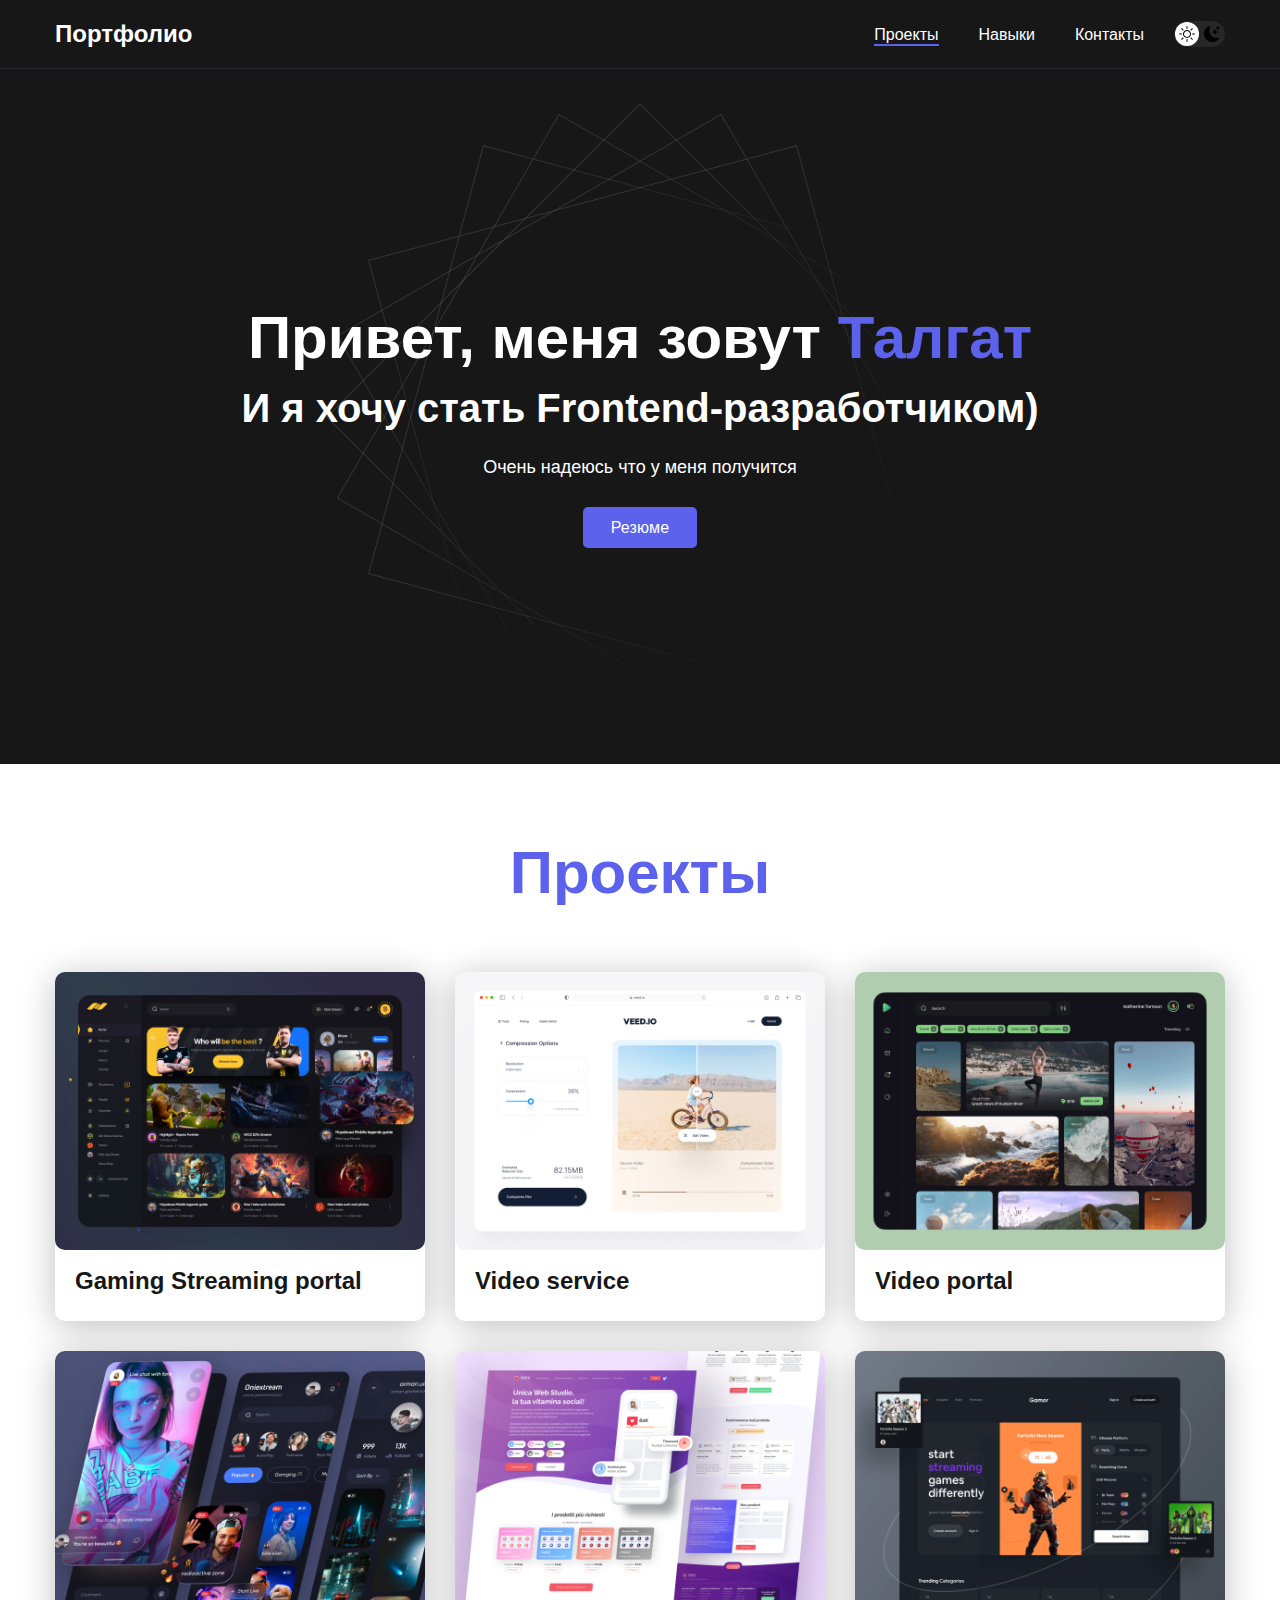
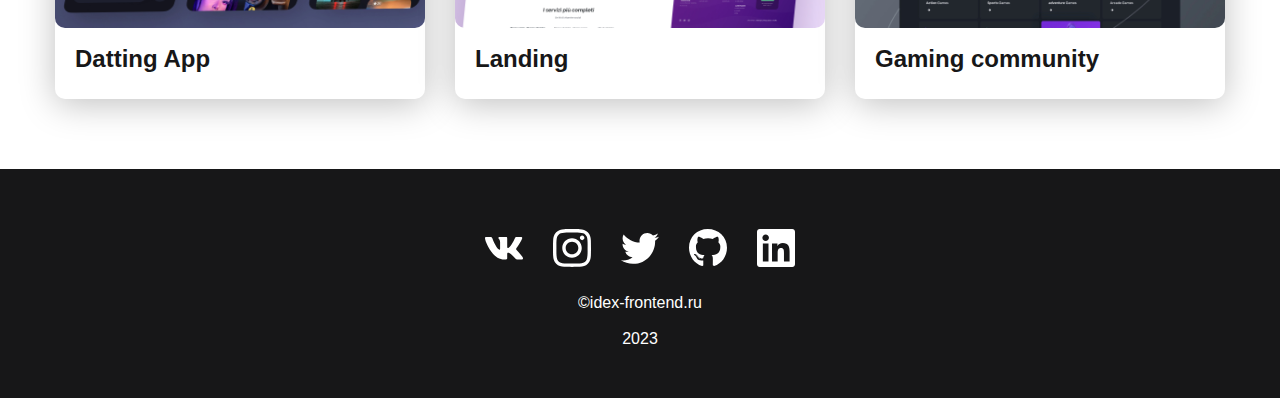
<file: index.html>
<!DOCTYPE html>
<html lang="ru">

<head>
    <meta charset="UTF-8">
    <meta http-equiv="X-UA-Compatible" content="IE=edge">
    <meta name="viewport" content="width=device-width, initial-scale=1.0">
    <title>Portfolio</title>
    <link rel="stylesheet" href="css/main.css">
</head>

<body>

<!-- Навигация -->

    <nav class="nav">
        <div class="container">
            <div class="nav-row">
                <a href="./index.html" class="logo">Портфолио</a>

                <button class="dark-mode-btn">
                    <img src="./img/icons/Sun.svg" alt="Light mode" class="dark-mode-btn_icon">
                    <img src="./img/icons/moon.svg" alt="Dark mode" class="dark-mode-btn_icon">
                </button>

                <ul class="nav-list">
                    <li class="nav-list_item"><a href="./index.html"
                            class="nav-list_link nav-list_link--active">Проекты</a></li>
                    <li class="nav-list_item"><a href="./skills.html" class="nav-list_link">Навыки</a></li>
                    <li class="nav-list_item"><a href="./contacts.html" class="nav-list_link">Контакты</a></li>
                </ul>
            </div>
        </div>
    </nav>

<!-- Шапка -->

    <header class="header">
        <div class="header_wrapper">
            <h1 class="header_title">
                <strong>Привет, меня зовут <em>Талгат</em></strong><br>
                И я хочу стать Frontend-разработчиком)
            </h1>
            <div class="header_text">
                <p>Очень надеюсь что у меня получится</p>
            </div>
            <a href="#!" class="btn">Резюме</a>
        </div>
    </header>

<!-- MAIN -->

    <main class="section">
        <div class="container">
            <h2 class="title-1">Проекты</h2>
            <ul class="projects">
                <li class="project">
                    <a href="./project-page.html">
                        <img src="./img/projects/01.jpg" alt="project img" class="project_img">
                        <h3 class="project_title">Gaming Streaming portal</h3>
                    </a>
                </li>
                <li class="project">
                    <a href="./project-page.html">
                        <img src="./img/projects/02.jpg" alt="project img" class="project_img">
                        <h3 class="project_title">Video service</h3>
                    </a>
                </li>
                <li class="project">
                    <a href="./project-page.html">
                        <img src="./img/projects/03.jpg" alt="project img" class="project_img">
                        <h3 class="project_title">Video portal</h3>
                    </a>
                </li>
                <li class="project">
                    <a href="./project-page.html">
                        <img src="./img/projects/04.jpg" alt="project img" class="project_img">
                        <h3 class="project_title">Datting App</h3>
                    </a>
                </li>
                <li class="project">
                    <a href="./project-page.html">
                        <img src="./img/projects/05.jpg" alt="project img" class="project_img">
                        <h3 class="project_title">Landing</h3>
                    </a>
                </li>
                <li class="project">
                    <a href="./project-page.html">
                        <img src="./img/projects/06.jpg" alt="project img" class="project_img">
                        <h3 class="project_title">Gaming community</h3>
                    </a>
                </li>
            </ul>
        </div>
    </main>

    <!-- ФУТЕР -->

    <footer class="footer">
        <div class="container">
            <div class="footer_wrapper">
                <ul class="social">
                    <li class="social_item">
                        <a href="#!"><img src="./img/icons/vk.svg" alt=""></a>
                    </li>
                    <li class="social_item">
                        <a href="#!"><img src="./img/icons/instagram.svg" alt=""></a>
                    </li>
                    <li class="social_item">
                        <a href="#!"><img src="./img/icons/twitter.svg" alt=""></a>
                    </li>
                    <li class="social_item">
                        <a href="#!"><img src="./img/icons/gitHub.svg" alt=""></a>
                    </li>
                    <li class="social_item">
                        <a href="#!"><img src="./img/icons/linkedIn.svg" alt=""></a>
                    </li>
                </ul>
                <div class="copyright">
                    <p>©idex-frontend.ru</p> <br>
                    <p>2023</p>
                </div>
            </div>
        </div>
    </footer>

    <script src="./js/main.js"></script>
</body>
</html>
</file>
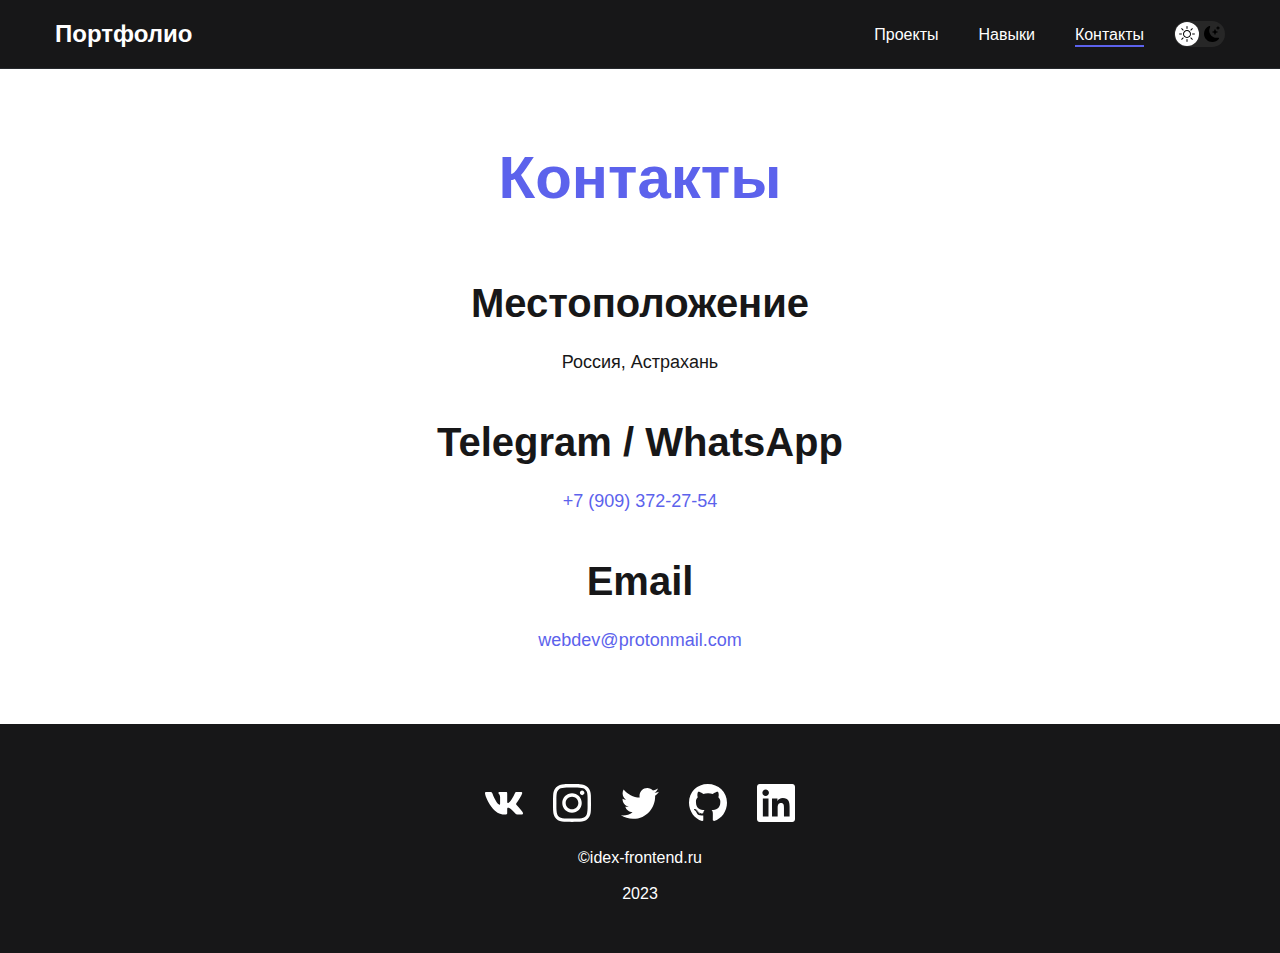
<file: contacts.html>
<!DOCTYPE html>
<html lang="ru">

<head>
    <meta charset="UTF-8">
    <meta http-equiv="X-UA-Compatible" content="IE=edge">
    <meta name="viewport" content="width=device-width, initial-scale=1.0">
    <title>Контакты</title>
    <link rel="stylesheet" href="css/main.css">
</head>

<body class>

<!-- Навигация -->

<nav class="nav">
    <div class="container">
        <div class="nav-row">
            <a href="./index.html" class="logo">Портфолио</a>

            <button class="dark-mode-btn">
                <img src="./img/icons/Sun.svg" alt="Light mode" class="dark-mode-btn_icon">
                <img src="./img/icons/moon.svg" alt="Dark mode" class="dark-mode-btn_icon">
            </button>

            <ul class="nav-list">
                <li class="nav-list_item"><a href="./index.html" class="nav-list_link">Проекты</a></li>
                <li class="nav-list_item"><a href="./skills.html" class="nav-list_link">Навыки</a></li>
                <li class="nav-list_item nav-list_link--active"><a href="./contacts.html" class="nav-list_link">Контакты</a></li>
            </ul>
        </div>
    </div>
</nav>

    <main class="section">
        <div class="container">
            <h1 class="title-1">Контакты</h1>

            <ul class="content-list">
                <li class="content-list_item">
                    <h2 class="title-2">Местоположение</h2>
                    <p>Россия, Астрахань</p>
                </li>
                <li class="content-list_item">
                    <h2 class="title-2">Telegram / WhatsApp </h2>
                    <p><a href="tel:+79093722754">+7 (909) 372-27-54</a></p>
                </li>
                <li class="content-list_item">
                    <h2 class="title-2">Email </h2>
                    <p><a href="mailto:talikkz216@gmail.com"> webdev@protonmail.com</a></p>
                </li>
            </ul>
        </div>
    </main>

    <footer class="footer">
        <div class="container">
            <div class="footer_wrapper">
                <ul class="social">
                    <li class="social_item">
                        <a href="#!"><img src="./img/icons/vk.svg" alt=""></a>
                    </li>
                    <li class="social_item">
                        <a href="#!"><img src="./img/icons/instagram.svg" alt=""></a>
                    </li>
                    <li class="social_item">
                        <a href="#!"><img src="./img/icons/twitter.svg" alt=""></a>
                    </li>
                    <li class="social_item">
                        <a href="#!"><img src="./img/icons/gitHub.svg" alt=""></a>
                    </li>
                    <li class="social_item">
                        <a href="#!"><img src="./img/icons/linkedIn.svg" alt=""></a>
                    </li>
                </ul>
                <div class="copyright">
                    <p>©idex-frontend.ru</p> <br>
                    <p>2023</p>
                </div>
            </div>
        </div>
    </footer>
    <script src="./js/main.js"></script>
</body>

</html>
</file>
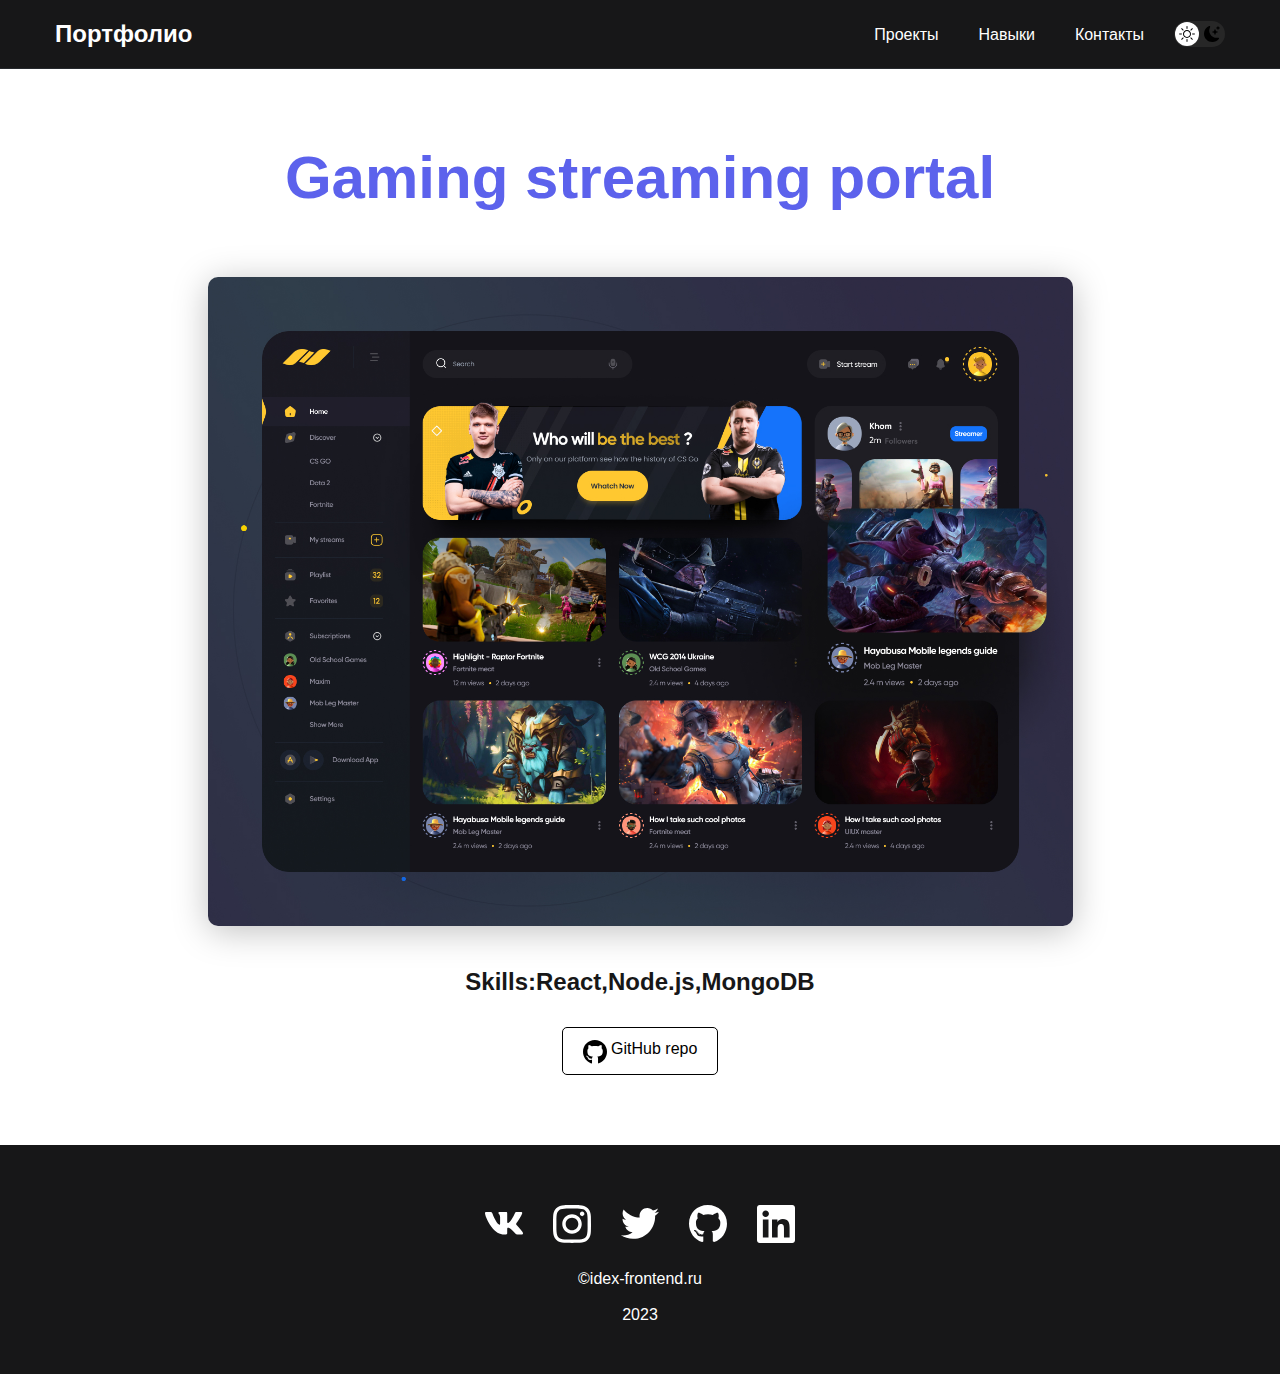
<file: project-page.html>
<!DOCTYPE html>
<html lang="ru">

<head>
    <meta charset="UTF-8">
    <meta http-equiv="X-UA-Compatible" content="IE=edge">
    <meta name="viewport" content="width=device-width, initial-scale=1.0">
    <title>Project - Video Service</title>
    <link rel="stylesheet" href="css/main.css">
</head>

<body>
<!-- Навигация -->

<nav class="nav">
    <div class="container">
        <div class="nav-row">
            <a href="./index.html" class="logo">Портфолио</a>

            <button class="dark-mode-btn">
                <img src="./img/icons/Sun.svg" alt="Light mode" class="dark-mode-btn_icon">
                <img src="./img/icons/moon.svg" alt="Dark mode" class="dark-mode-btn_icon">
            </button>

            <ul class="nav-list">
                <li class="nav-list_item"><a href="./index.html" class="nav-list_link">Проекты</a></li>
                <li class="nav-list_item"><a href="./skills.html" class="nav-list_link">Навыки</a></li>
                <li class="nav-list_item"><a href="./contacts.html" class="nav-list_link">Контакты</a></li>
            </ul>
        </div>
    </div>
</nav>

    <main class="section">
        <div class="container">
            <div class="project-details">
                <h1 class="title-1">Gaming streaming portal</h1>
                <img src="./img/projects/01.jpg" alt="" class="project-details_cover">
                <div class="project-details_desc">
                    <p>Skills:React,Node.js,MongoDB</p>
                </div>
                <a href="#!" class="btn-outline">
                    <img src="./img/icons/gitBlack.svg" alt="">
                    GitHub repo
                </a>
            </div>
        </div>
    </main>

    <footer class="footer">
        <div class="container">
            <div class="footer_wrapper">
                <ul class="social">
                    <li class="social_item">
                        <a href="#!"><img src="./img/icons/vk.svg" alt=""></a>
                    </li>
                    <li class="social_item">
                        <a href="#!"><img src="./img/icons/instagram.svg" alt=""></a>
                    </li>
                    <li class="social_item">
                        <a href="#!"><img src="./img/icons/twitter.svg" alt=""></a>
                    </li>
                    <li class="social_item">
                        <a href="#!"><img src="./img/icons/gitHub.svg" alt=""></a>
                    </li>
                    <li class="social_item">
                        <a href="#!"><img src="./img/icons/linkedIn.svg" alt=""></a>
                    </li>
                </ul>
                <div class="copyright">
                    <p>©idex-frontend.ru</p> <br>
                    <p>2023</p>
                </div>
            </div>
        </div>
    </footer>
    <script src="./js/main.js"></script>
</body>

</html>
</file>
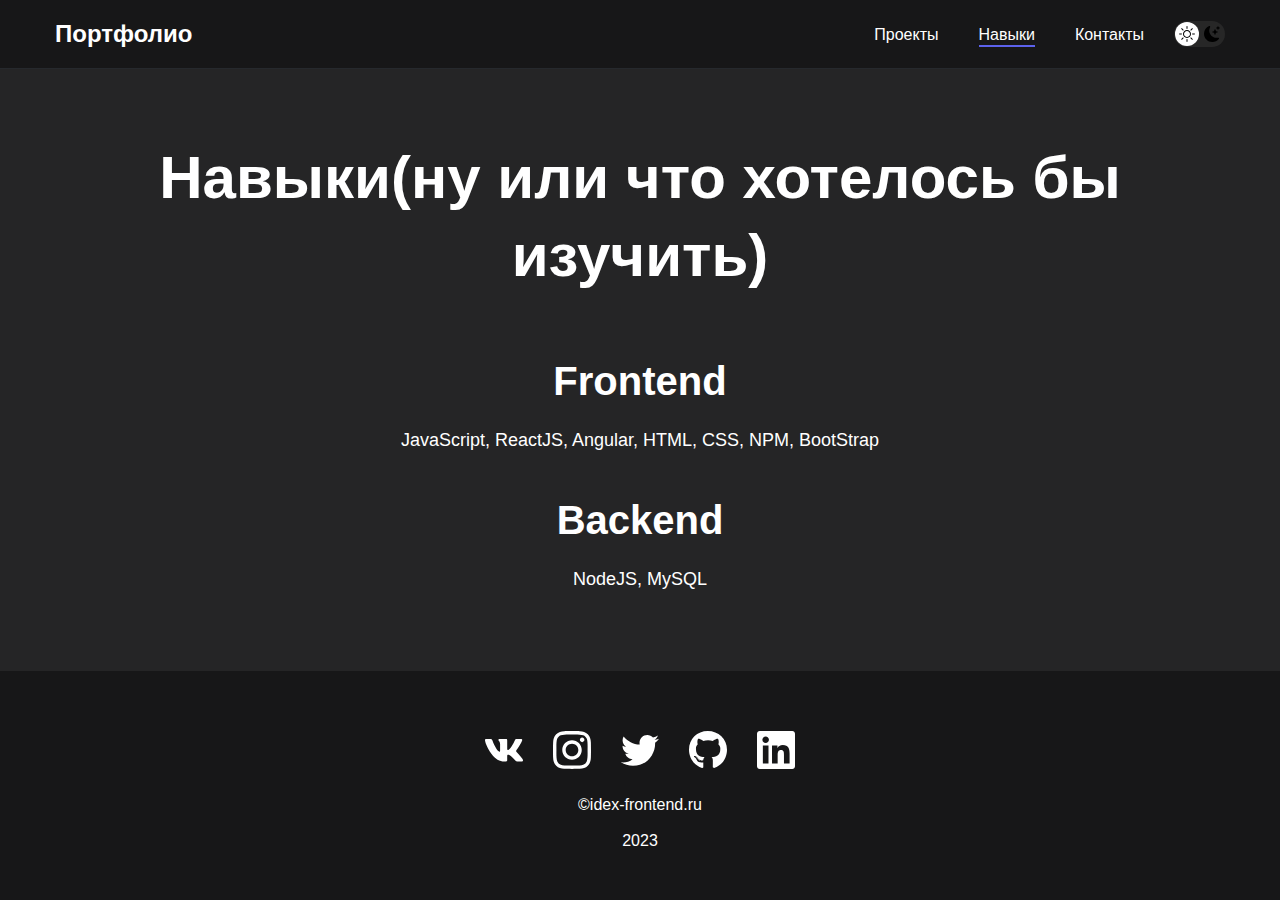
<file: skills.html>
<!DOCTYPE html>
<html lang="ru">

<head>
    <meta charset="UTF-8">
    <meta http-equiv="X-UA-Compatible" content="IE=edge">
    <meta name="viewport" content="width=device-width, initial-scale=1.0">
    <title>Навыки</title>
    <link rel="stylesheet" href="css/main.css">
</head>

<body class="dark">

<!-- Навигация -->

<nav class="nav">
    <div class="container">
        <div class="nav-row">
            <a href="./index.html" class="logo">Портфолио</a>

            <button class="dark-mode-btn">
                <img src="./img/icons/Sun.svg" alt="Light mode" class="dark-mode-btn_icon">
                <img src="./img/icons/moon.svg" alt="Dark mode" class="dark-mode-btn_icon">
            </button>

            <ul class="nav-list">
                <li class="nav-list_item"><a href="./index.html" class="nav-list_link">Проекты</a></li>
                <li class="nav-list_item nav-list_link--active"><a href="./skills.html" class="nav-list_link">Навыки</a></li>
                <li class="nav-list_item"><a href="./contacts.html" class="nav-list_link">Контакты</a></li>
            </ul>
        </div>
    </div>
</nav>

    <main class="section">
        <div class="container">
            <h1 class="title-1">Навыки(ну или что хотелось бы изучить)</h1>

            <ul class="content-list">
                <li class="content-list_item">
                    <h2 class="title-2">Frontend </h2>
                    <p>JavaScript, ReactJS, Angular, HTML, CSS, NPM, BootStrap</p>
                </li>
                <li class="content-list_item">
                    <h2 class="title-2">Backend</h2>
                    <p>NodeJS, MySQL</p>
                </li>
            </ul>
        </div>
    </main>

    <footer class="footer">
        <div class="container">
            <div class="footer_wrapper">
                <ul class="social">
                    <li class="social_item">
                        <a href="#!"><img src="./img/icons/vk.svg" alt=""></a>
                    </li>
                    <li class="social_item">
                        <a href="#!"><img src="./img/icons/instagram.svg" alt=""></a>
                    </li>
                    <li class="social_item">
                        <a href="#!"><img src="./img/icons/twitter.svg" alt=""></a>
                    </li>
                    <li class="social_item">
                        <a href="#!"><img src="./img/icons/gitHub.svg" alt=""></a>
                    </li>
                    <li class="social_item">
                        <a href="#!"><img src="./img/icons/linkedIn.svg" alt=""></a>
                    </li>
                </ul>
                <div class="copyright">
                    <p>©idex-frontend.ru</p> <br>
                    <p>2023</p>
                </div>
            </div>
        </div>
    </footer>
    <script src="./js/main.js"></script>
</body>

</html>
</file>
<file: css/main.css>
@import "./reset.css";
@import url('https://fonts.googleapis.com/css2?family=DM+Sans:wght@400;500;700&family=Poppins:wght@400;500;700&display=swap');

/*
font-family: 'DM Sans', sans-serif;
font-family: 'Poppins', sans-serif;
font-family: 'DINCondensed', sans-serif;
*/

:root {
    --black: #171718;
    --black-border: #26292d;
    --white: #fff;
    --purple: #5c62ec;

    --text-color: var(--black);
    --dark-bg: var(--black);
    --dark-border: var(--black-border);
    --header-text: var(--white);
    --accent: var(--purple);    
    /* Light mode */
    --page-bg: var(--white);
    --text-color: var(--black);
    --title-1: var(--accent);

    --project-card-bg: var(--white);
    --project-card-text: var(--black);

    --box-shadow: 0px 5px 35px rgba(0, 0, 0, 0.25);
}

.dark {
    --page-bg: #252526;
    --text-color: var(--white);
    --title-1: var(--white);
    --project-card-bg: var(--black);
    --project-card-text: var(--white);
    --box-shadow: 0px 5px 35px rgba(0, 0, 0, 0.8);
}

html,
body {
    letter-spacing: -0, 5px;
    font-family: 'DINCondensed', sans-serif;
    display: flex;
    flex-direction: column;
    min-height: 100vh;

    background-color: var(--page-bg);
    color: var(--text-color);
}

.container {
    margin: 0 auto;
    padding: 0px 15px;
    max-width: 1200px;

}

/* General */
.section {
    padding: 70px 0;
}

.title-1 {
    margin-bottom: 60px;
    font-size: 60px;
    font-weight: 700;
    line-height: 1.3;
    color: var(--title-1);
    text-align: center;
}
.title-2 {
    margin-bottom: 20px;
    font-size: 40px;
    font-weight: 700;
    line-height: 1.3;
}

/* НАВИГАЦИЯ */
.nav {
    padding: 20px 0px;
    border-bottom: 1px solid var(--dark-border);
    background-color: var(--dark-bg);
    color: var(--header-text);
    letter-spacing: normal;
}

.nav-row {
    display: flex;
    justify-content: flex-end;
    align-items: center;
    column-gap: 30px;
    row-gap: 20px;
    flex-wrap: wrap;
}

.nav-list {
    display: flex;
    align-items: center;
    column-gap: 40px;
    font-size: 16px;
    font-weight: 500;
    font-family: 'Poppins', sans-serif;
}

.nav-list_link {
    color: var(--header-text);
    transition: opacity 0.2s ease-in;
}

.nav-list_link--active {
    position: relative;
}

.nav-list_link:hover {
    opacity: 0.8;
}

.nav-list_link--active::before {
    position: absolute;
    left: 0;
    bottom: 0;
    content: "";
    display: block;
    height: 2px;
    width: 100%;
    background-color: var(--accent);
}

.logo {
    color: var(--header-text);
    font-size: 24px;
    font-family: 'DINCondensed', sans-serif;
    margin-right: auto;
    font-weight: bold;
}


/* dark-mode-btn */

.dark-mode-btn {
    padding: 5px;
    display: flex;
    justify-content: space-between;
    width: 51px;
    height: 26px;
    border-radius: 50px;
    background-color: #272727;
    position: relative;
    order: 9;
}
.dark-mode-btn::before {
    position: absolute;
    top: 1px;
    left: 1px;
    content: "";
    display: block;
    width: 24px;
    height: 24px;
    border-radius: 50%;
    background-color: white;
    transition: left 0.2s ease-in;
}

.dark-mode-btn_icon {
    position: relative;
    z-index: 9;
}

.dark-mode-btn--active::before {
    left: 26px;
}

/* HEADER */

.header {
    padding: 40px 0px;
    min-height: 695px;
    background-color: var(--dark-bg);
    color: var(--header-text);
    display: flex;
    justify-content: center;
    align-items: center;
    text-align: center;
    background-image: url('./../img/header-bg.png');
    background-repeat: no-repeat;
    background-size: auto;
    background-position: center center;
}

.header_wrapper {
    padding: 15px;
    max-width: 850px;
}

.header_title {
    margin-bottom: 20px;
    font-size: 40px;
    font-weight: 700;
    line-height: 1.4;
}

.header_title strong {
    font-size: 60px;
    font-weight: 700;
}

.header_title em {
    font-style: normal;
    color: var(--accent);
}

.header_text {
    margin-bottom: 40px;
    font-size: 18px;
    line-height: 1.333;
}

.header_text p+p {
    margin-top: 0.5em;
}


/* BTN */

.btn-outline {
    height: 48px;
    border-radius: 5px;
    padding: 12px 20px;
    border: 1px solid black;
    color: black;
    background-color: white;
}

.btn-outline:hover {
    opacity: 0.8;
}

.btn-outline:active {
    position: relative;
    top: 1px;
}

.btn {
    border-radius: 5px;
    height: 48px;
    padding: 12px 28px;
    background-color: var(--accent);
    color: var(--white);
    letter-spacing: 0.15px;
    font-size: 16px;
    font-weight: 500;
    transition: opacity 0.2s ease-in;
}

.btn:hover {
    opacity: 0.8;
}

.btn:active {
    position: relative;
    top: 1px;
}


/* Projects */


.projects {
    display: flex;
    flex-wrap: wrap;
    column-gap: 30px;
    row-gap: 30px;
    justify-content: center;
}

.project {
    max-width: 370px;
    background-color: var(--project-card-bg);
    box-shadow: var(--box-shadow);
    border-radius: 10px;

    
}

.project_img {
    border-radius: 10px;
}

.project_title {
    padding: 15px 20px 25px;
    font-size: 24px;
    font-weight: 700;
    line-height: 1.3;
    color: var(--project-card-text)
}



/* Project details */

.project-details {
    margin: 0 auto;
    max-width: 865px;
    display: flex;
    flex-direction: column;
    align-items: center;
    text-align: center;
}

.project-details_cover {
    max-width: 100%;
    margin-bottom: 40px;
    box-shadow: 0px 5px 35px rgba(0, 0, 0, 0.25);
    border-radius: 10px;
}
.project-details_desc {
    font-weight: 700;
    margin-bottom: 30px;
    line-height: 1.3;
    font-size: 24px;
}


/* Content-list */

.content-list {
    margin: 0 auto;
    max-width: 570px;
    display: flex;
    flex-direction: column;
    align-items: center;
    text-align: center;
    row-gap: 40px;
}
.content-list_item {
    font-size: 18px;
    line-height: 1.5;
}
.content-list a {
    color: var(--accent);
}

/* Footer */

.footer {
    padding: 60px 0px 50px;
    background-color: var(--dark-bg);
    color: var(--header-text);
    margin-top: auto;
}

.footer_wrapper {
    display: flex;
    flex-direction: column;
    align-items: center;
    row-gap: 27px;
    text-align: center;
}

.social {
    display: flex;
    column-gap: 30px;
    align-items: center;
}

.copyright {
    font-size: 16px;
}

.copyright p+p {
    margin-top: 0.5em;
}


@media (max-width: 620px) {
    .header {
        min-height: unset;
    }
    .header_title {
        font-size: 30px;
    }
    .header_title strong{
        font-size: 40px;
    }
    .section {
        padding: 40px;
    }
    .title-1 {
        margin-bottom: 30px;
        font-size: 40px;
    }
    .project_title {
        font-size: 22px;
    }
    .footer {
        padding: 40px 0px 30px;
    }
    .social_item {
        width: 28px;
    }
    .social {
        column-gap: 20px;
    }
    .footer_wrapper {
        row-gap: 20px;
    }
    .title-2 {
        margin-bottom: 10px;
        font-size: 30px;
    }
    .content-list {
        row-gap: 20px;
    }
    .content-list_item {
        font-size: 16px;
    }
    .project-details_desc {
        font-size: 22px;
        margin-bottom: 20px;
    }
    .nav-row {
        justify-content: space-between;
    }
    .dark-mode-btn {
        order: 0;
    }
}
</file>
